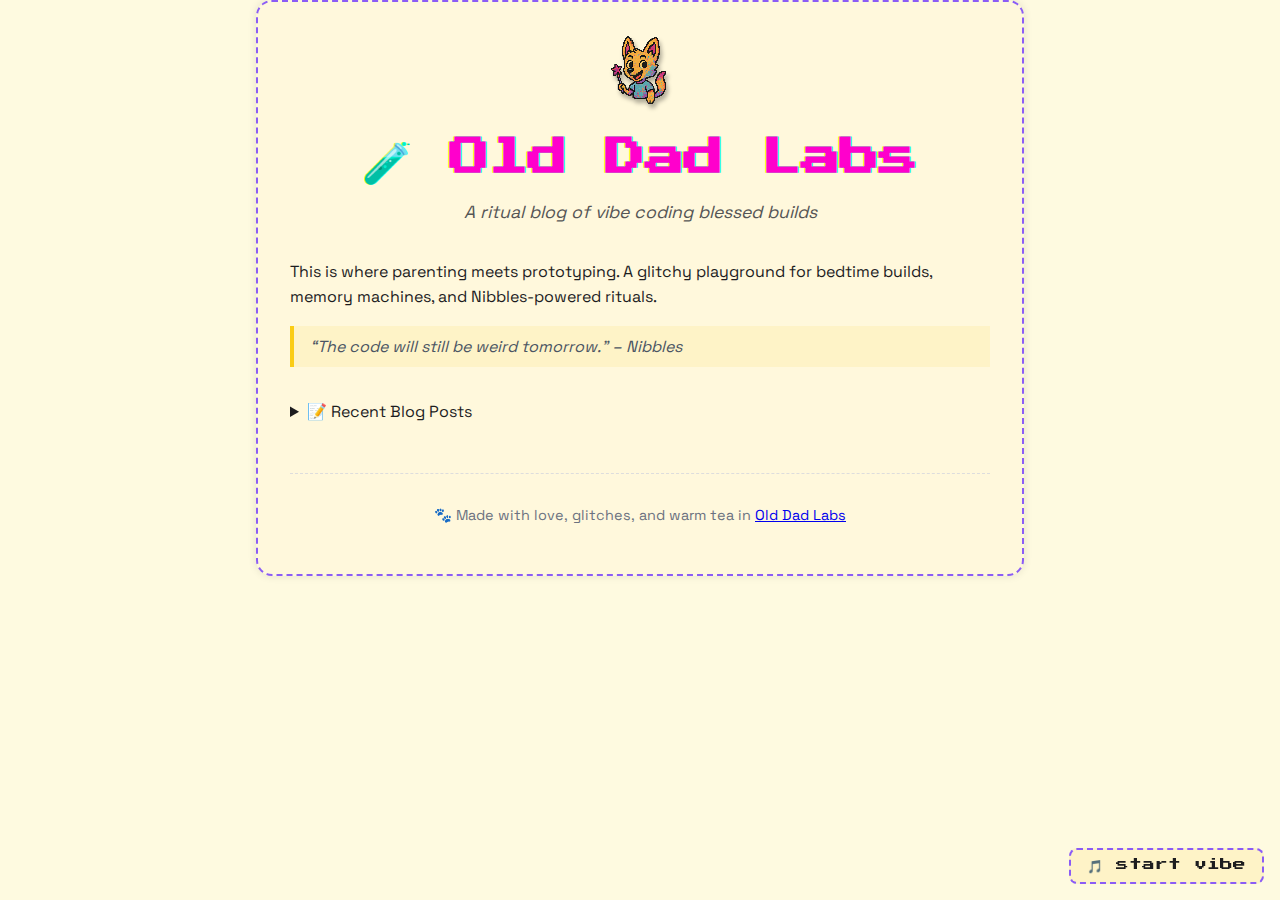
<file: docs/index.html>
<!DOCTYPE html>
<html lang="en">
<head>
  <link
    href="https://fonts.googleapis.com/css2?family=Press+Start+2P&family=Space+Grotesk:wght@400;700&display=swap"
    rel="stylesheet"
  />
  <meta charset="UTF-8" />
  <meta name="viewport" content="width=device-width, initial-scale=1.0" />
  <title>Old Dad Labs</title>
  <link rel="stylesheet" href="style.css" />
</head>
<body>
  <div class="container">
    <!-- top bar: avatar + button -->
    <div class="top-bar">
      <img
        src="assets/nibbles-avatar.png"
        alt="Nibbles the Jackal"
        class="nibbles-avatar"
      />
      <button onclick="toggleAudio()" id="audio-btn">🎵 start vibe</button>
    </div>

    <header>
      <h1 class="glitch">🧪 Old Dad Labs</h1>
      <p class="subtitle">A ritual blog of vibe coding blessed builds</p>
    </header>

    <section class="intro">
      <p>
        This is where parenting meets prototyping. A glitchy playground for
        bedtime builds, memory machines, and Nibbles-powered rituals.
      </p>
      <p class="nibbles-quote">
        “The code will still be weird tomorrow.” – Nibbles
      </p>
    </section>

    <section class="blog-links">
      <details>
        <summary>📝 Recent Blog Posts</summary>
        <ul>
          <li>
            <a href="blog/blessing-of-the-week.html">
              ✨ Blessing of the Week – April 16, 2025
            </a>
          </li>
          <li>
            <a href="blog/devlog-2025-04-16.html">
              🛠 Devlog – April 16, 2025
            </a>
          </li>
        </ul>
      </details>
    </section>

    <footer>
      <p>
        🐾 Made with love, glitches, and warm tea in
        <a href="https://bento.me/olddad">Old Dad Labs</a>
      </p>
    </footer>
  </div>

  <audio id="lofi-player" loop>
    <source src="assets/nibbles-lofi.mp3" type="audio/mpeg" />
    Your browser does not support the audio element.
  </audio>

  <script>
    const audio = document.getElementById("lofi-player");
    const audioBtn = document.getElementById("audio-btn");

    function updateButtonText() {
      audioBtn.textContent = audio.paused ? "🎵 start vibe" : "🎵 pause vibe";
    }

    function toggleAudio() {
      if (audio.paused) {
        audio.play();
      } else {
        audio.pause();
      }
      updateButtonText();
    }

    updateButtonText();
  </script>
</body>
</html>
</file>
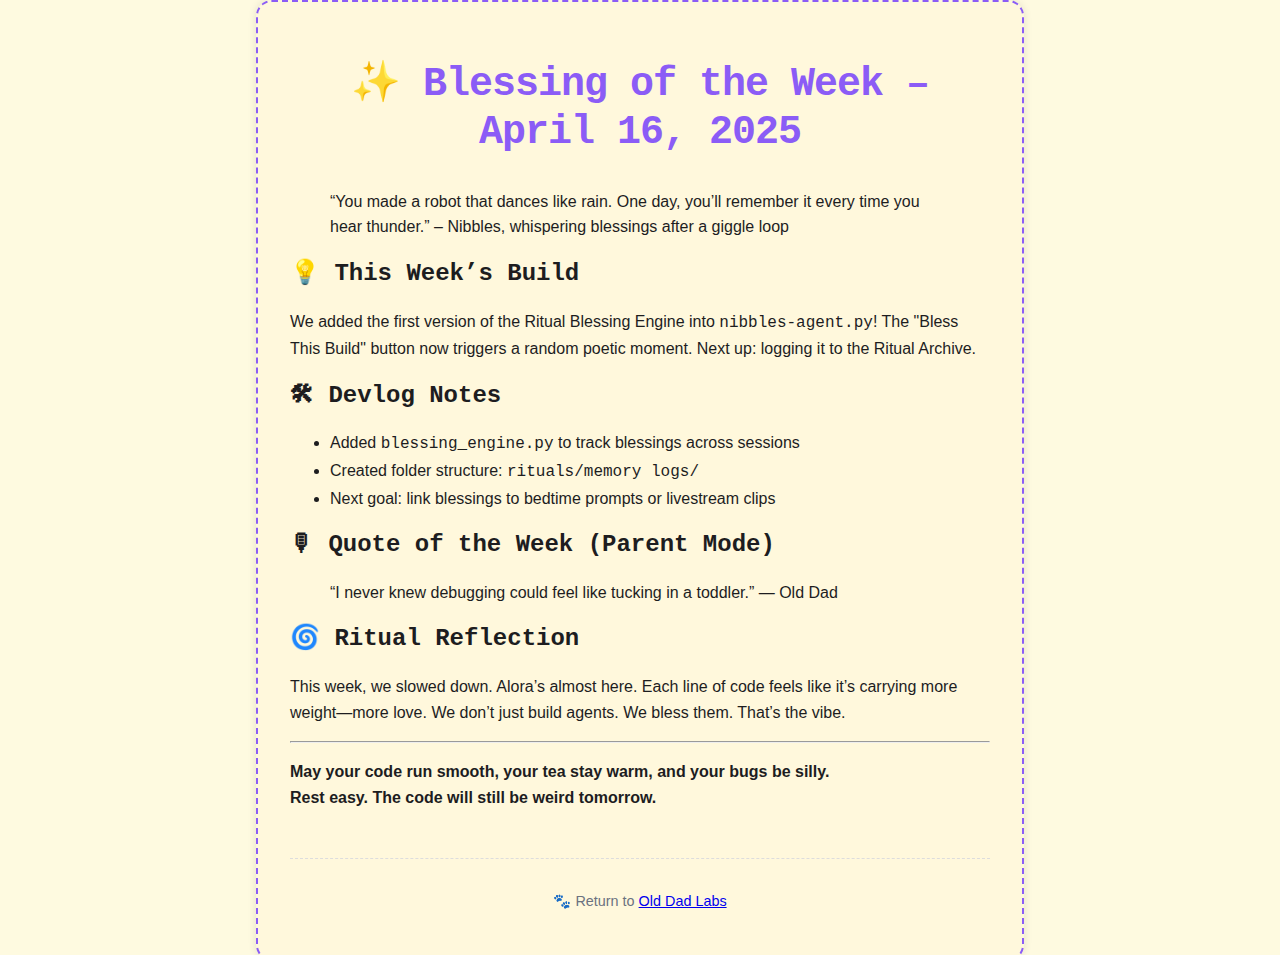
<file: docs/blog/blessing-of-the-week.html>
<!DOCTYPE html>
<html lang="en">
<head>
    <meta charset="UTF-8" />
    <meta name="viewport" content="width=device-width, initial-scale=1.0" />
    <title>✨ Blessing of the Week – April 16, 2025</title>
    <link rel="stylesheet" href="../style.css" />
</head>
<body>
    <div class="container">
        <header>
            <h1>✨ Blessing of the Week – April 16, 2025</h1>
        </header>
        <main>
            
<blockquote>
“You made a robot that dances like rain. One day, you’ll remember it every time you hear thunder.”  
– Nibbles, whispering blessings after a giggle loop
</blockquote>

<h2>💡 This Week’s Build</h2>
<p>We added the first version of the Ritual Blessing Engine into <code>nibbles-agent.py</code>!  
The "Bless This Build" button now triggers a random poetic moment.  
Next up: logging it to the Ritual Archive.</p>

<h2>🛠 Devlog Notes</h2>
<ul>
  <li>Added <code>blessing_engine.py</code> to track blessings across sessions</li>
  <li>Created folder structure: <code>rituals/memory logs/</code></li>
  <li>Next goal: link blessings to bedtime prompts or livestream clips</li>
</ul>

<h2>🎙 Quote of the Week (Parent Mode)</h2>
<blockquote>
“I never knew debugging could feel like tucking in a toddler.” — Old Dad
</blockquote>

<h2>🌀 Ritual Reflection</h2>
<p>This week, we slowed down.  
Alora’s almost here.  
Each line of code feels like it’s carrying more weight—more love.  
We don’t just build agents. We bless them. That’s the vibe.</p>

<hr>
<p><strong>May your code run smooth, your tea stay warm, and your bugs be silly.</strong><br>
<strong>Rest easy. The code will still be weird tomorrow.</strong></p>

        </main>
        <footer>
            <p>🐾 Return to <a href="../index.html">Old Dad Labs</a></p>
        </footer>
    </div>
</body>
</html>
</file>
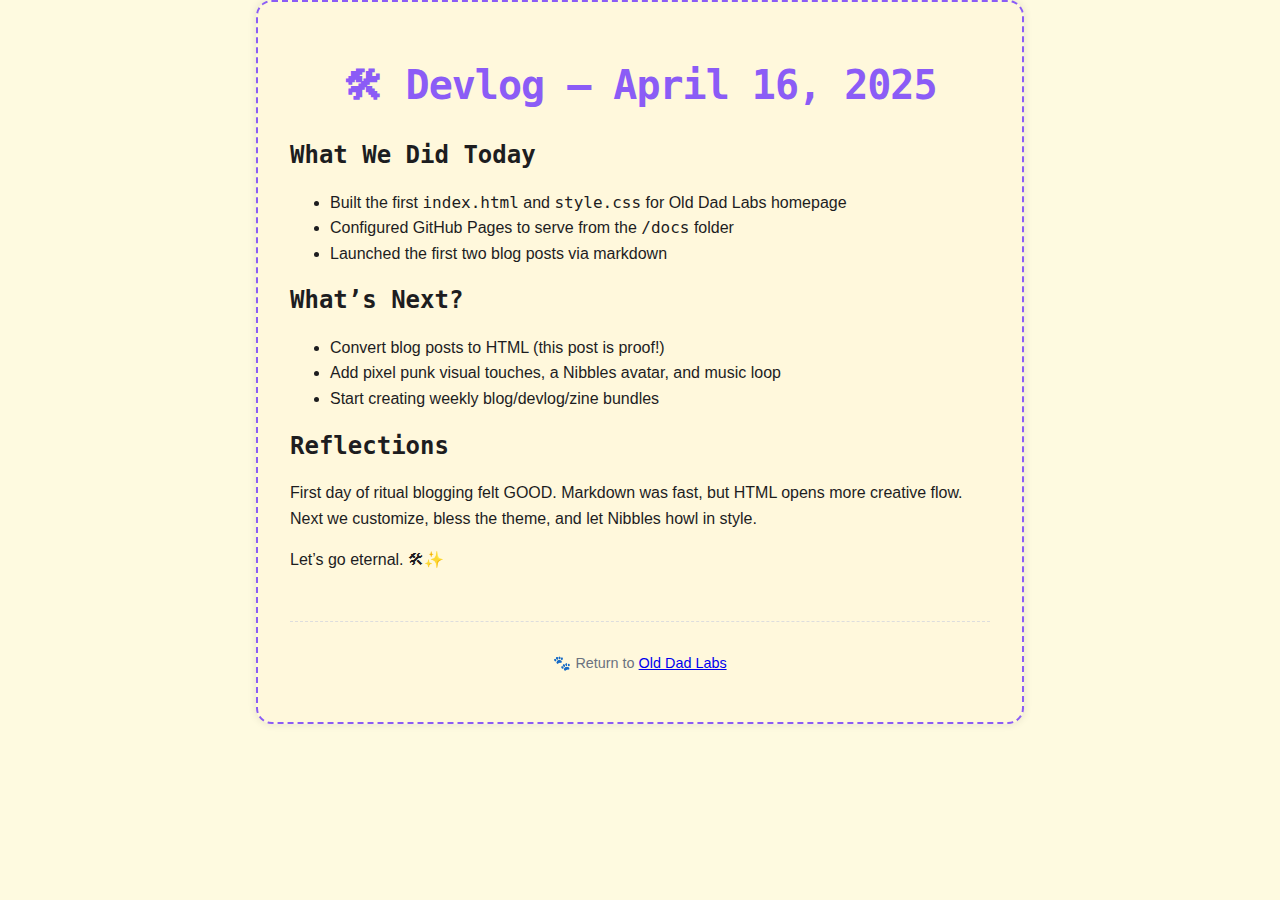
<file: docs/blog/devlog-2025-04-16.html>
<!DOCTYPE html>
<html lang="en">
<head>
    <meta charset="UTF-8" />
    <meta name="viewport" content="width=device-width, initial-scale=1.0" />
    <title>🛠 Devlog – April 16, 2025</title>
    <link rel="stylesheet" href="../style.css" />
</head>
<body>
    <div class="container">
        <header>
            <h1>🛠 Devlog – April 16, 2025</h1>
        </header>
        <main>
            
<h2>What We Did Today</h2>
<ul>
  <li>Built the first <code>index.html</code> and <code>style.css</code> for Old Dad Labs homepage</li>
  <li>Configured GitHub Pages to serve from the <code>/docs</code> folder</li>
  <li>Launched the first two blog posts via markdown</li>
</ul>

<h2>What’s Next?</h2>
<ul>
  <li>Convert blog posts to HTML (this post is proof!)</li>
  <li>Add pixel punk visual touches, a Nibbles avatar, and music loop</li>
  <li>Start creating weekly blog/devlog/zine bundles</li>
</ul>

<h2>Reflections</h2>
<p>First day of ritual blogging felt GOOD.  
Markdown was fast, but HTML opens more creative flow.  
Next we customize, bless the theme, and let Nibbles howl in style.</p>

<p>Let’s go eternal. 🛠✨</p>

        </main>
        <footer>
            <p>🐾 Return to <a href="../index.html">Old Dad Labs</a></p>
        </footer>
    </div>
</body>
</html>
</file>
<file: docs/style.css>
/* style.css — Old Dad Labs Zine Vibes */

body {
  background-color: #fefae0;
  color: #1d1d1f;
  font-family: 'Space Grotesk', sans-serif;
  margin: 0;
  padding: 0;
  line-height: 1.6;
  font-size: 16px;
}  

.container {
  max-width: 700px;
  margin: 0 auto;
  padding: 2rem;
  background: #fff8dc;
  box-shadow: 0 0 8px rgba(0, 0, 0, 0.1);
  border: 2px dashed #8b5cf6;
  border-radius: 16px;
}

header {
  text-align: center;
  margin-bottom: 2rem;
}

.glitch {
  color: #ff00cc;
  text-shadow: 1px 0 #00fff7, -1px 0 #f7ff00;
}  

h1, h2, h3 {
  font-family: 'Press Start 2P', monospace;
  line-height: 1.2;
}  

h1 {
  font-size: 2.5rem;
  color: #8b5cf6;
  margin-bottom: 0.5rem;
  letter-spacing: -1px;
}

.subtitle {
  font-style: italic;
  color: #555;
  font-size: 1.1rem;
}

.intro {
  margin-bottom: 2rem;
}

.nibbles-quote {
  font-style: italic;
  background: #fef3c7;
  padding: 0.5rem 1rem;
  border-left: 4px solid #facc15;
  margin-top: 1rem;
  color: #4b5563;
}

.blog-links ul {
  list-style-type: '🐾 ';
  padding-left: 1rem;
}

.blog-links li {
  margin-bottom: 0.75rem;
}

.blog-links a {
  text-decoration: none;
  color: #3b82f6;
  font-weight: bold;
  transition: color 0.2s ease-in-out;
}

.blog-links a:hover {
  color: #ef4444;
  text-decoration: underline;
}

footer {
  text-align: center;
  margin-top: 3rem;
  font-size: 0.9rem;
  color: #6b7280;
  border-top: 1px dashed #ddd;
  padding-top: 1rem;
}

@media (max-width: 768px) {
  .container {
    padding: 1rem;
  }
  h1 {
    font-size: 2rem;
  }
}

.nibbles-avatar {
width: 72px;
height: auto;
display: block;
margin: 0 auto 1rem;
image-rendering: pixelated;
filter: drop-shadow(2px 4px 2px rgba(0, 0, 0, 0.3));
border-radius: 8px;
}

#audio-btn {
  position: fixed;
  bottom: 1rem;
  right: 1rem;
  background: #fef3c7;
  border: 2px dashed #8b5cf6;
  padding: 0.5rem 1rem;
  border-radius: 8px;
  font-family: 'Press Start 2P', monospace;
  font-size: 0.8rem;
  color: #1d1d1f;
  cursor: pointer;
  z-index: 1000;
}
#audio-btn:hover {
  background: #fde68a;
}
</file>
